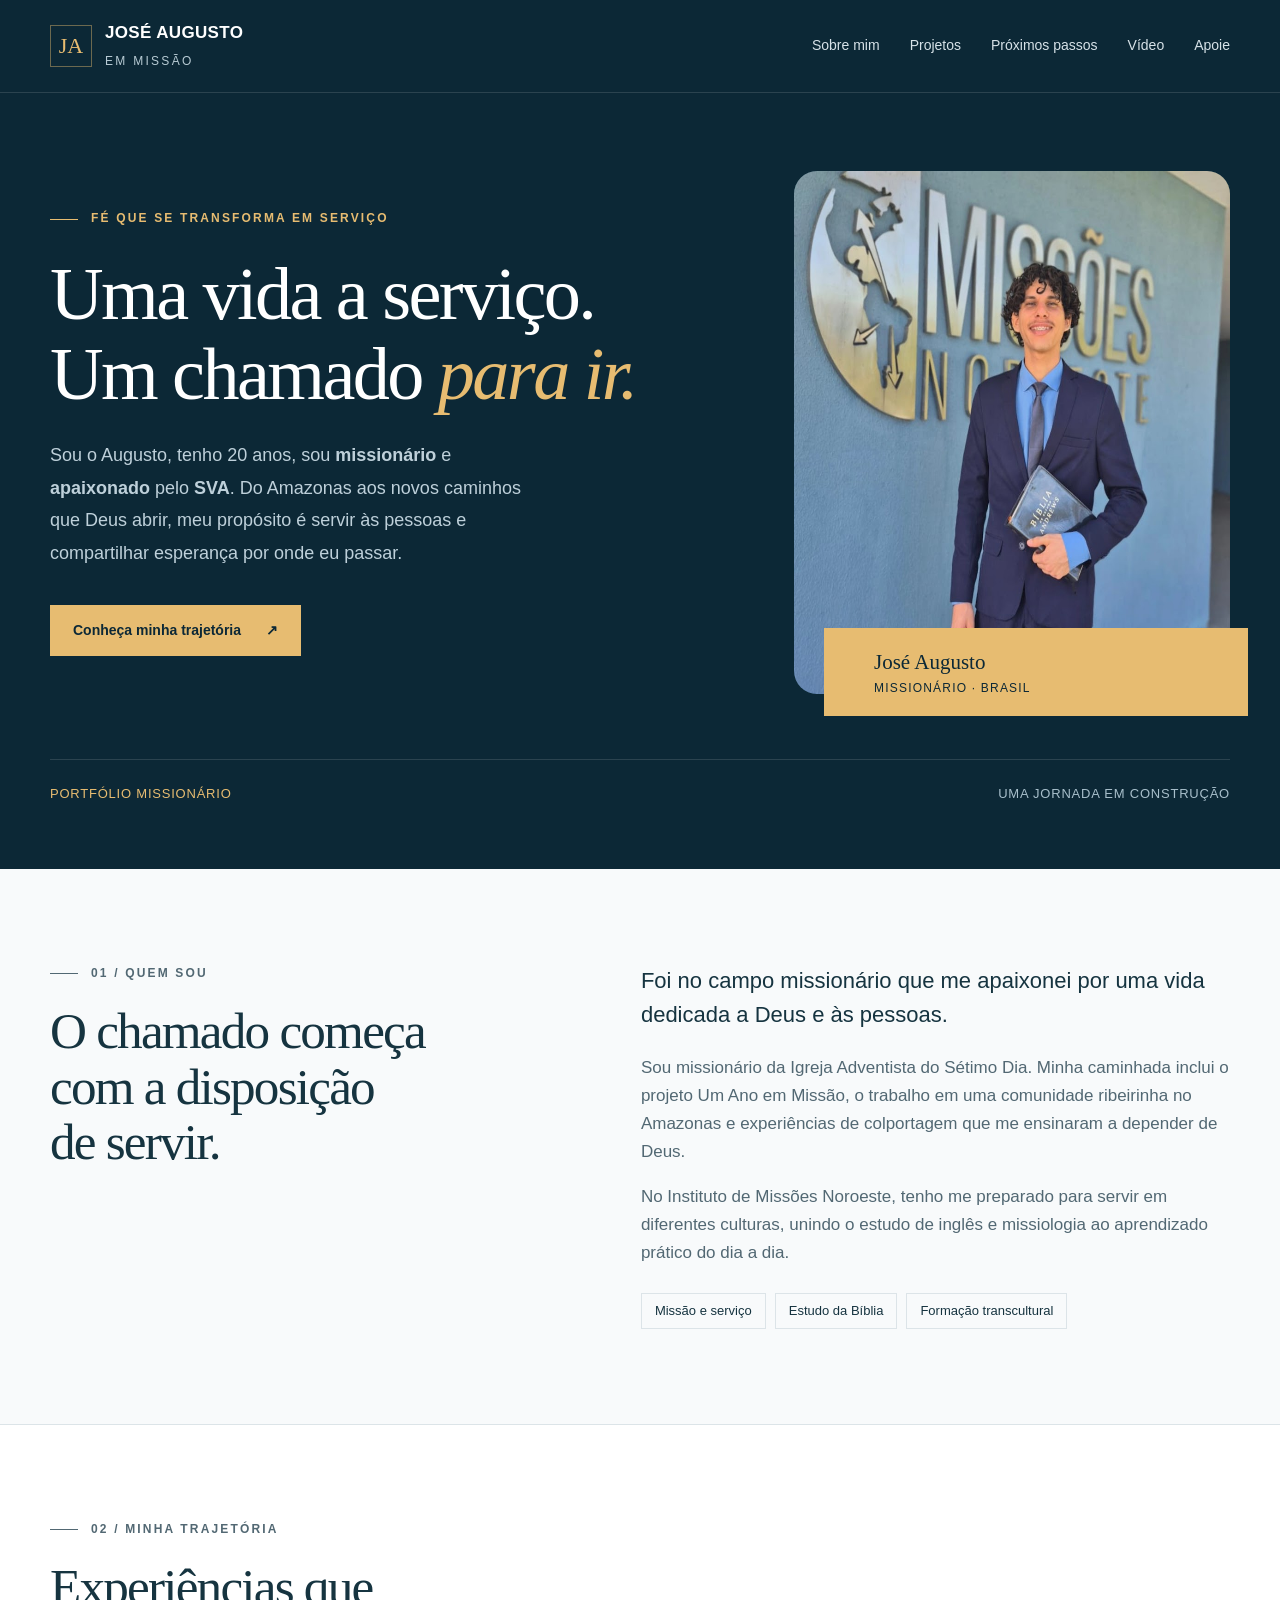
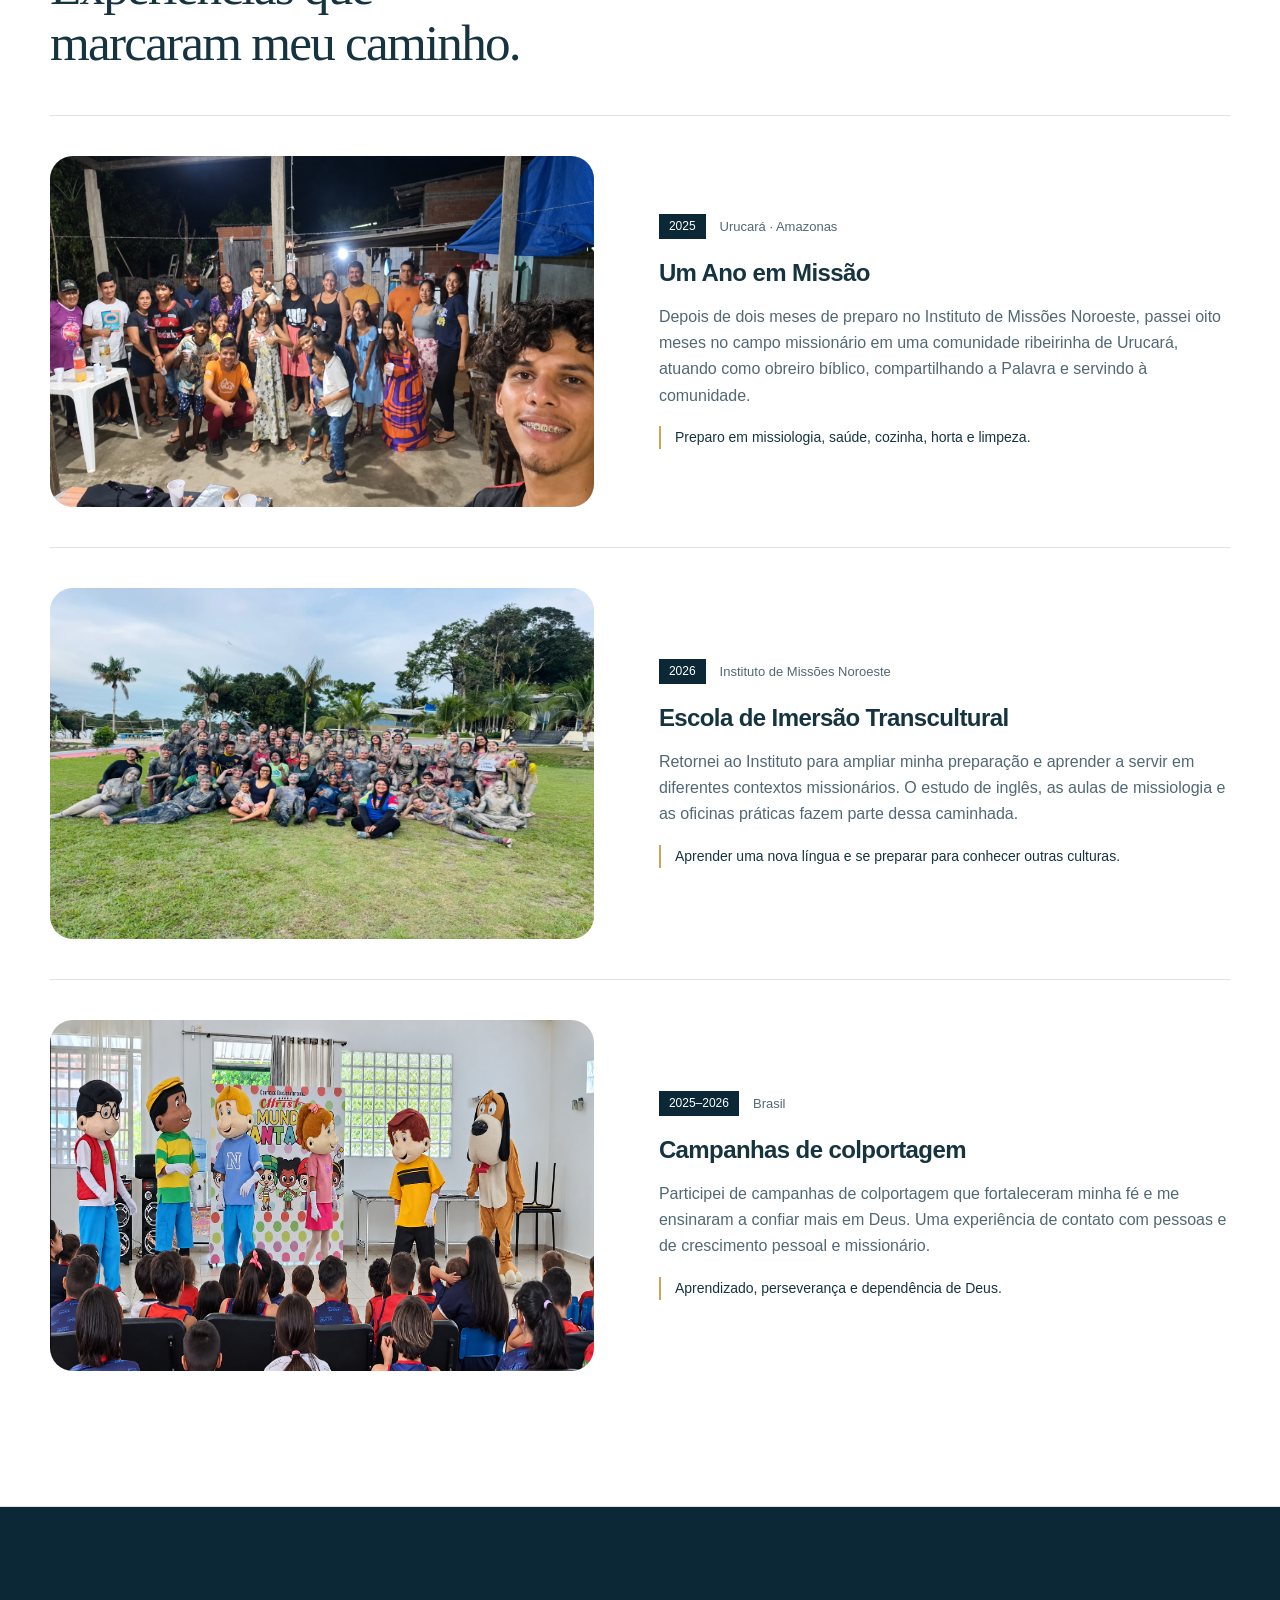
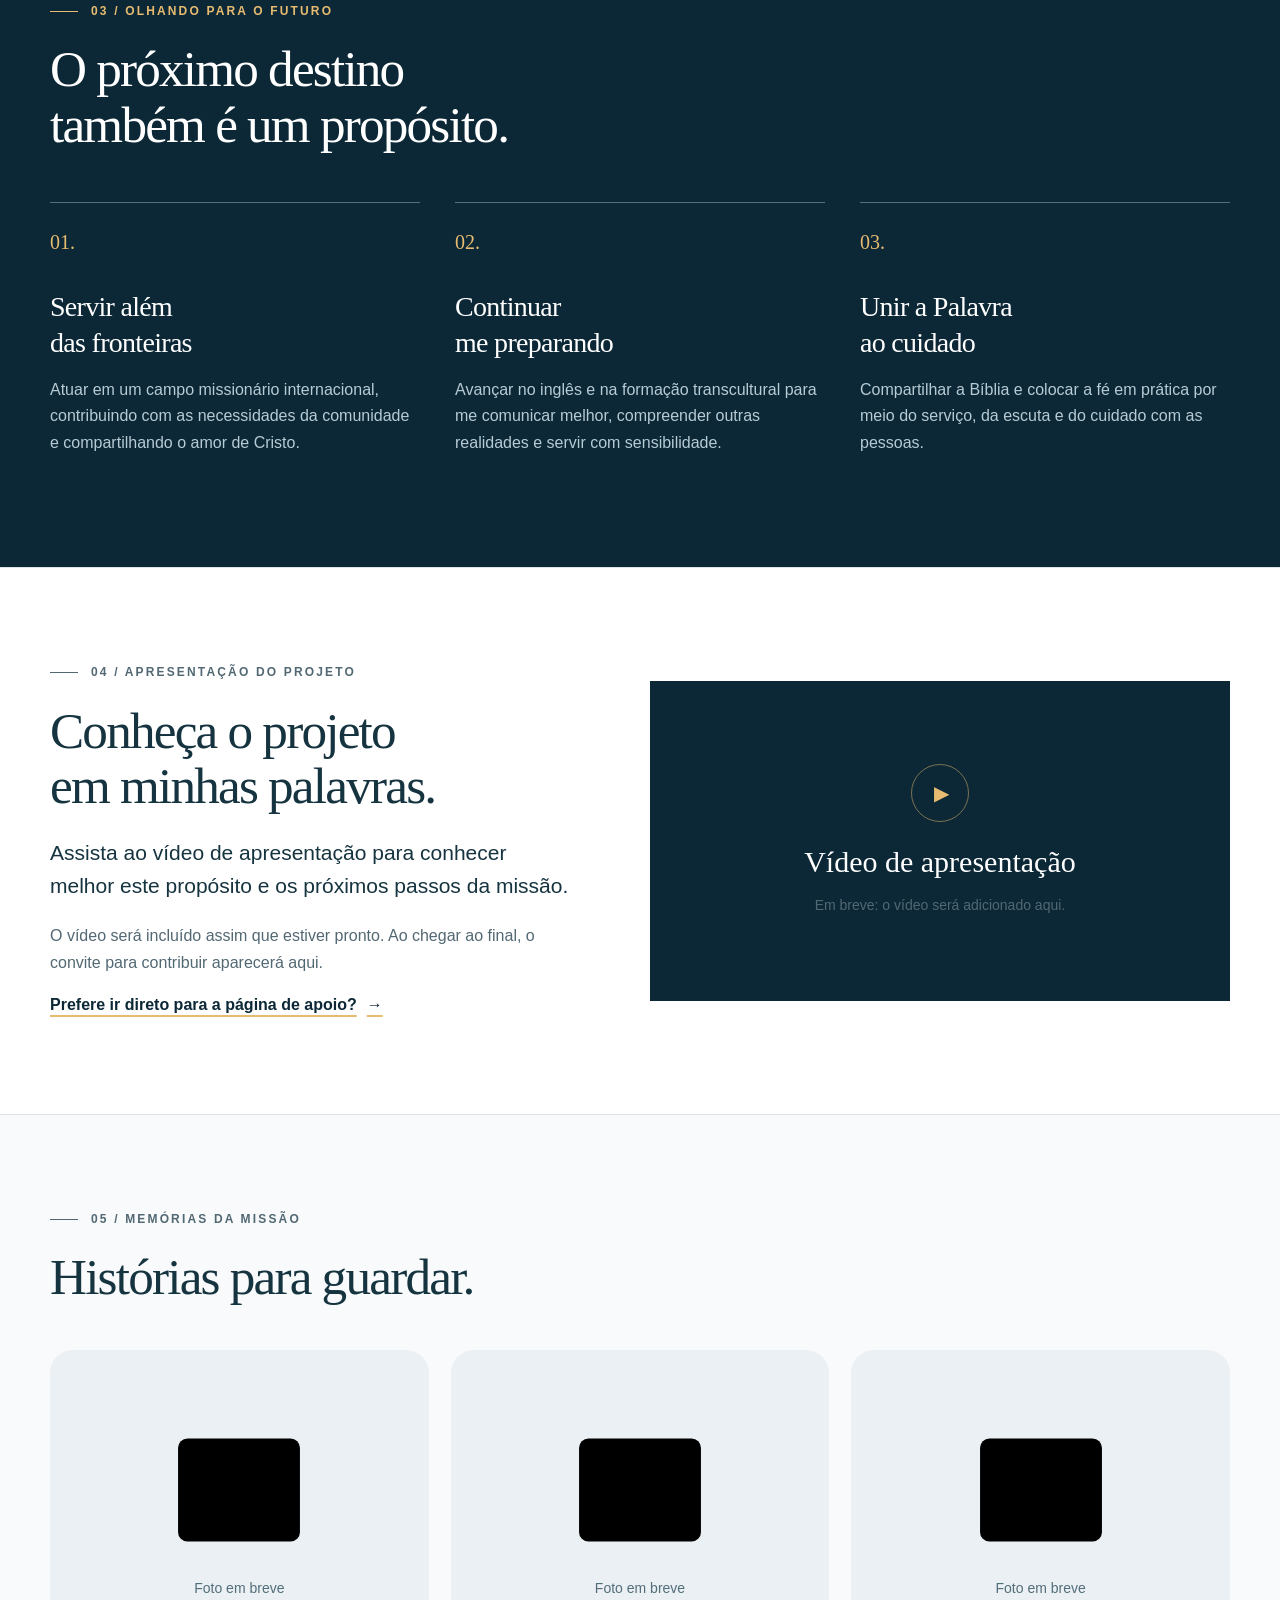
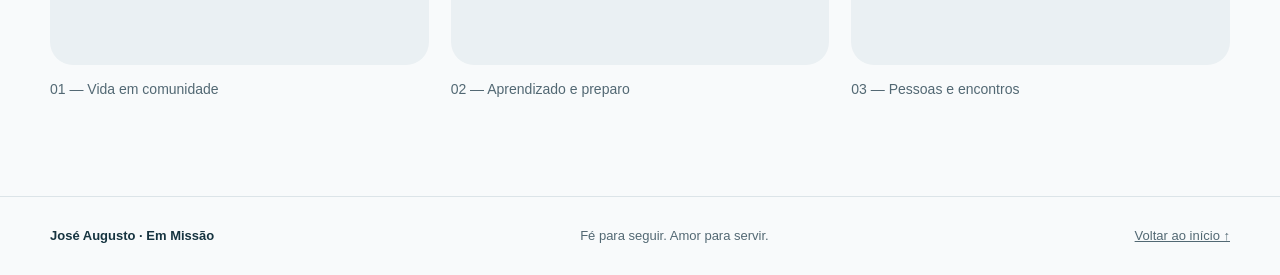
<file: index.html>
<!doctype html>
<html lang="pt-BR">
  <head>
    <meta charset="UTF-8" />
    <meta name="viewport" content="width=device-width, initial-scale=1" />
    <title>José Augusto — Em Missão</title>
    <meta
      name="description"
      content="Conheça a trajetória missionária de José Augusto, seus projetos no Amazonas, sua formação e seu sonho de servir além das fronteiras."
    />
    <link
      rel="icon"
      type="image/svg+xml"
      href="data:image/svg+xml,%3Csvg xmlns='http://www.w3.org/2000/svg' viewBox='0 0 40 40'%3E%3Crect width='40' height='40' rx='10' fill='%230c2836'/%3E%3Cpath d='M20 8v24M10 17h20' stroke='%23e7bc71' stroke-width='3'/%3E%3C/svg%3E"
    />
    <link rel="stylesheet" href="style.css" />
  </head>
  <body>
    <svg xmlns="http://www.w3.org/2000/svg" style="display: none">
      <symbol id="photo" viewBox="0 0 32 32">
        <rect x="3" y="5" width="26" height="22" rx="2" />
        <circle cx="11" cy="12" r="2.5" />
        <path d="m4 23 8-7 6 5 5-6 6 8" />
      </symbol>
    </svg>
    <header id="inicio">
      <div class="wrap nav">
        <a class="brand" href="#inicio" aria-label="José Augusto, início"
          ><span class="brand-mark">JA</span
          ><span><strong>JOSÉ AUGUSTO</strong><small>Em missão</small></span></a
        >
        <nav aria-label="Navegação principal">
          <a href="#sobre">Sobre mim</a><a href="#projetos">Projetos</a
          ><a href="#objetivos">Próximos passos</a><a href="#video">Vídeo</a
          ><a href="apoio.html">Apoie</a>
        </nav>
      </div>
    </header>
    <main>
      <div class="hero">
        <div class="wrap">
          <div class="hero-grid">
            <div>
              <div class="eyebrow">Fé que se transforma em serviço</div>
              <h1>Uma vida a serviço.<br />Um chamado <em>para ir.</em></h1>
              <p class="intro">
                Sou o Augusto, tenho 20 anos, sou <strong>missionário</strong> e <strong>apaixonado</strong> pelo <strong>SVA</strong>. Do Amazonas aos novos caminhos que Deus abrir, meu propósito é servir às pessoas e compartilhar esperança por onde eu passar.
              </p>
              <a class="button" href="#projetos"
                >Conheça minha trajetória <span aria-hidden="true">↗</span></a
              >
            </div>
            <div class="portrait-frame">
              <div class="placeholder portrait">
                <img
                  src="img/Foto my.jpg"
                  alt="José Augusto"
                />
              </div>
              <div class="portrait-label">
                <strong>José Augusto</strong><small>Missionário · Brasil</small>
              </div>
            </div>
          </div>
          <div class="hero-foot">
            <span>PORTFÓLIO MISSIONÁRIO</span
            ><span>UMA JORNADA EM CONSTRUÇÃO</span>
          </div>
        </div>
      </div>
      <section id="sobre">
        <div class="wrap about">
          <div>
            <div class="eyebrow">01 / Quem sou</div>
            <h2>O chamado começa<br />com a disposição<br />de servir.</h2>
          </div>
          <div>
            <p class="lead">
              Foi no campo missionário que me apaixonei por uma vida dedicada a
              Deus e às pessoas.
            </p>
            <p>
              Sou missionário da Igreja Adventista do Sétimo Dia. Minha
              caminhada inclui o projeto Um Ano em Missão, o trabalho em uma
              comunidade ribeirinha no Amazonas e experiências de colportagem
              que me ensinaram a depender de Deus.
            </p>
            <p>
              No Instituto de Missões Noroeste, tenho me preparado para servir
              em diferentes culturas, unindo o estudo de inglês e missiologia ao
              aprendizado prático do dia a dia.
            </p>
            <div class="tags">
              <span class="tag">Missão e serviço</span
              ><span class="tag">Estudo da Bíblia</span
              ><span class="tag">Formação transcultural</span>
            </div>
          </div>
        </div>
      </section>
      <section class="projects" id="projetos">
        <div class="wrap">
          <div class="section-head">
            <div>
              <div class="eyebrow">02 / Minha trajetória</div>
              <h2>Experiências que<br />marcaram meu caminho.</h2>
            </div>
          </div>
          <article class="project">
            <div class="placeholder">
              <img src="img/Urucará.png" alt="Missão em Urucará" />
            </div>
            <div>
              <div class="meta">
                <span class="year">2025</span><span>Urucará · Amazonas</span>
              </div>
              <h3>Um Ano em Missão</h3>
              <p>
                Depois de dois meses de preparo no Instituto de Missões
                Noroeste, passei oito meses no campo missionário em uma
                comunidade ribeirinha de Urucará, atuando como obreiro bíblico,
                compartilhando a Palavra e servindo à comunidade.
              </p>
              <div class="detail">
                Preparo em missiologia, saúde, cozinha, horta e limpeza.
              </div>
            </div>
          </article>
          <article class="project">
            <div class="placeholder">
              <img src="img/imersao.jpg" alt="Formação no Instituto" />
            </div>
            <div>
              <div class="meta">
                <span class="year">2026</span
                ><span>Instituto de Missões Noroeste</span>
              </div>
              <h3>Escola de Imersão Transcultural</h3>
              <p>
                Retornei ao Instituto para ampliar minha preparação e aprender a
                servir em diferentes contextos missionários. O estudo de inglês,
                as aulas de missiologia e as oficinas práticas fazem parte dessa
                caminhada.
              </p>
              <div class="detail">
                Aprender uma nova língua e se preparar para conhecer outras
                culturas.
              </div>
            </div>
          </article>
          <article class="project">
            <div class="placeholder">
              <img src="img/colportagem-melhorada.png" alt="Campanhas de colportagem" />
            </div>
            <div>
              <div class="meta">
                <span class="year">2025–2026</span><span>Brasil</span>
              </div>
              <h3>Campanhas de colportagem</h3>
              <p>
                Participei de campanhas de colportagem que fortaleceram minha fé
                e me ensinaram a confiar mais em Deus. Uma experiência de
                contato com pessoas e de crescimento pessoal e missionário.
              </p>
              <div class="detail">
                Aprendizado, perseverança e dependência de Deus.
              </div>
            </div>
          </article>
        </div>
      </section>
      <section class="goals" id="objetivos">
        <div class="wrap">
          <div class="section-head">
            <div>
              <div class="eyebrow">03 / Olhando para o futuro</div>
              <h2>O próximo destino<br />também é um propósito.</h2>
            </div>
          </div>
          <div class="goal-grid">
            <article class="goal">
              <span class="number">01.</span>
              <h3>Servir além<br />das fronteiras</h3>
              <p>
                Atuar em um campo missionário internacional, contribuindo com as
                necessidades da comunidade e compartilhando o amor de Cristo.
              </p>
            </article>
            <article class="goal">
              <span class="number">02.</span>
              <h3>Continuar<br />me preparando</h3>
              <p>
                Avançar no inglês e na formação transcultural para me comunicar
                melhor, compreender outras realidades e servir com
                sensibilidade.
              </p>
            </article>
            <article class="goal">
              <span class="number">03.</span>
              <h3>Unir a Palavra<br />ao cuidado</h3>
              <p>
                Compartilhar a Bíblia e colocar a fé em prática por meio do
                serviço, da escuta e do cuidado com as pessoas.
              </p>
            </article>
          </div>
          </div>
      </section>
      <section class="video-section" id="video" aria-labelledby="video-title">
        <div class="wrap video-layout">
          <div>
            <div class="eyebrow">04 / Apresentação do projeto</div>
            <h2 id="video-title">Conheça o projeto<br />em minhas palavras.</h2>
            <p class="lead">
              Assista ao vídeo de apresentação para conhecer melhor este
              propósito e os próximos passos da missão.
            </p>
            <p>
              O vídeo será incluído assim que estiver pronto. Ao chegar ao
              final, o convite para contribuir aparecerá aqui.
            </p>
            <a class="text-link" href="apoio.html">Prefere ir direto para a página de apoio? <span aria-hidden="true">→</span></a>
          </div>
          <div class="video-card">
            <!-- Adicione aqui o arquivo ou a URL do vídeo quando ela estiver disponível. -->
            <video
              id="video-apresentacao"
              class="presentation-video"
              controls
              preload="metadata"
              aria-describedby="video-status"
              data-src=""
            >
              Seu navegador não oferece suporte à reprodução de vídeo.
            </video>
            <div class="video-placeholder" id="video-placeholder">
              <span aria-hidden="true">▶</span>
              <strong>Vídeo de apresentação</strong>
              <p id="video-status">Em breve: o vídeo será adicionado aqui.</p>
            </div>
            <a class="button video-contribute" id="video-contribute" href="apoio.html" hidden>
              Eu quero contribuir <span aria-hidden="true">↗</span>
            </a>
          </div>
        </div>
      </section>
      <section id="registros">
        <div class="wrap">
          <div class="section-head">
            <div>
              <div class="eyebrow">05 / Memórias da missão</div>
              <h2>Histórias para guardar.</h2>
            </div>
          </div>
          <div class="gallery-grid">
            <figure>
              <div class="placeholder">
                <svg aria-hidden="true"><use href="#photo" /></svg>
                <span>Foto em breve</span>
              </div>
              <figcaption>01 — Vida em comunidade</figcaption>
            </figure>
            <figure>
              <div class="placeholder">
                <svg aria-hidden="true"><use href="#photo" /></svg>
                <span>Foto em breve</span>
              </div>
              <figcaption>02 — Aprendizado e preparo</figcaption>
            </figure>
            <figure>
              <div class="placeholder">
                <svg aria-hidden="true"><use href="#photo" /></svg><span>Foto em breve</span>
              </div>
              <figcaption>03 — Pessoas e encontros</figcaption>
            </figure>
          </div>
        </div>
      </section>
    </main>
    <footer>
      <div class="wrap footer">
        <strong>José Augusto · Em Missão</strong
        ><span>Fé para seguir. Amor para servir.</span
        ><a href="#inicio">Voltar ao início ↑</a>
      </div>
    </footer>
    <script>
      (() => {
        const video = document.getElementById("video-apresentacao");
        const contribute = document.getElementById("video-contribute");
        const placeholder = document.getElementById("video-placeholder");
        if (!(video instanceof HTMLVideoElement) || !(contribute instanceof HTMLAnchorElement)) return;

        if (video.dataset.src) {
          video.src = video.dataset.src;
          video.style.display = "block";
          if (placeholder) placeholder.hidden = true;
        }

        video.addEventListener("ended", () => {
          contribute.hidden = false;
          contribute.focus();
        });
      })();
    </script>
  </body>
</html>
</file>
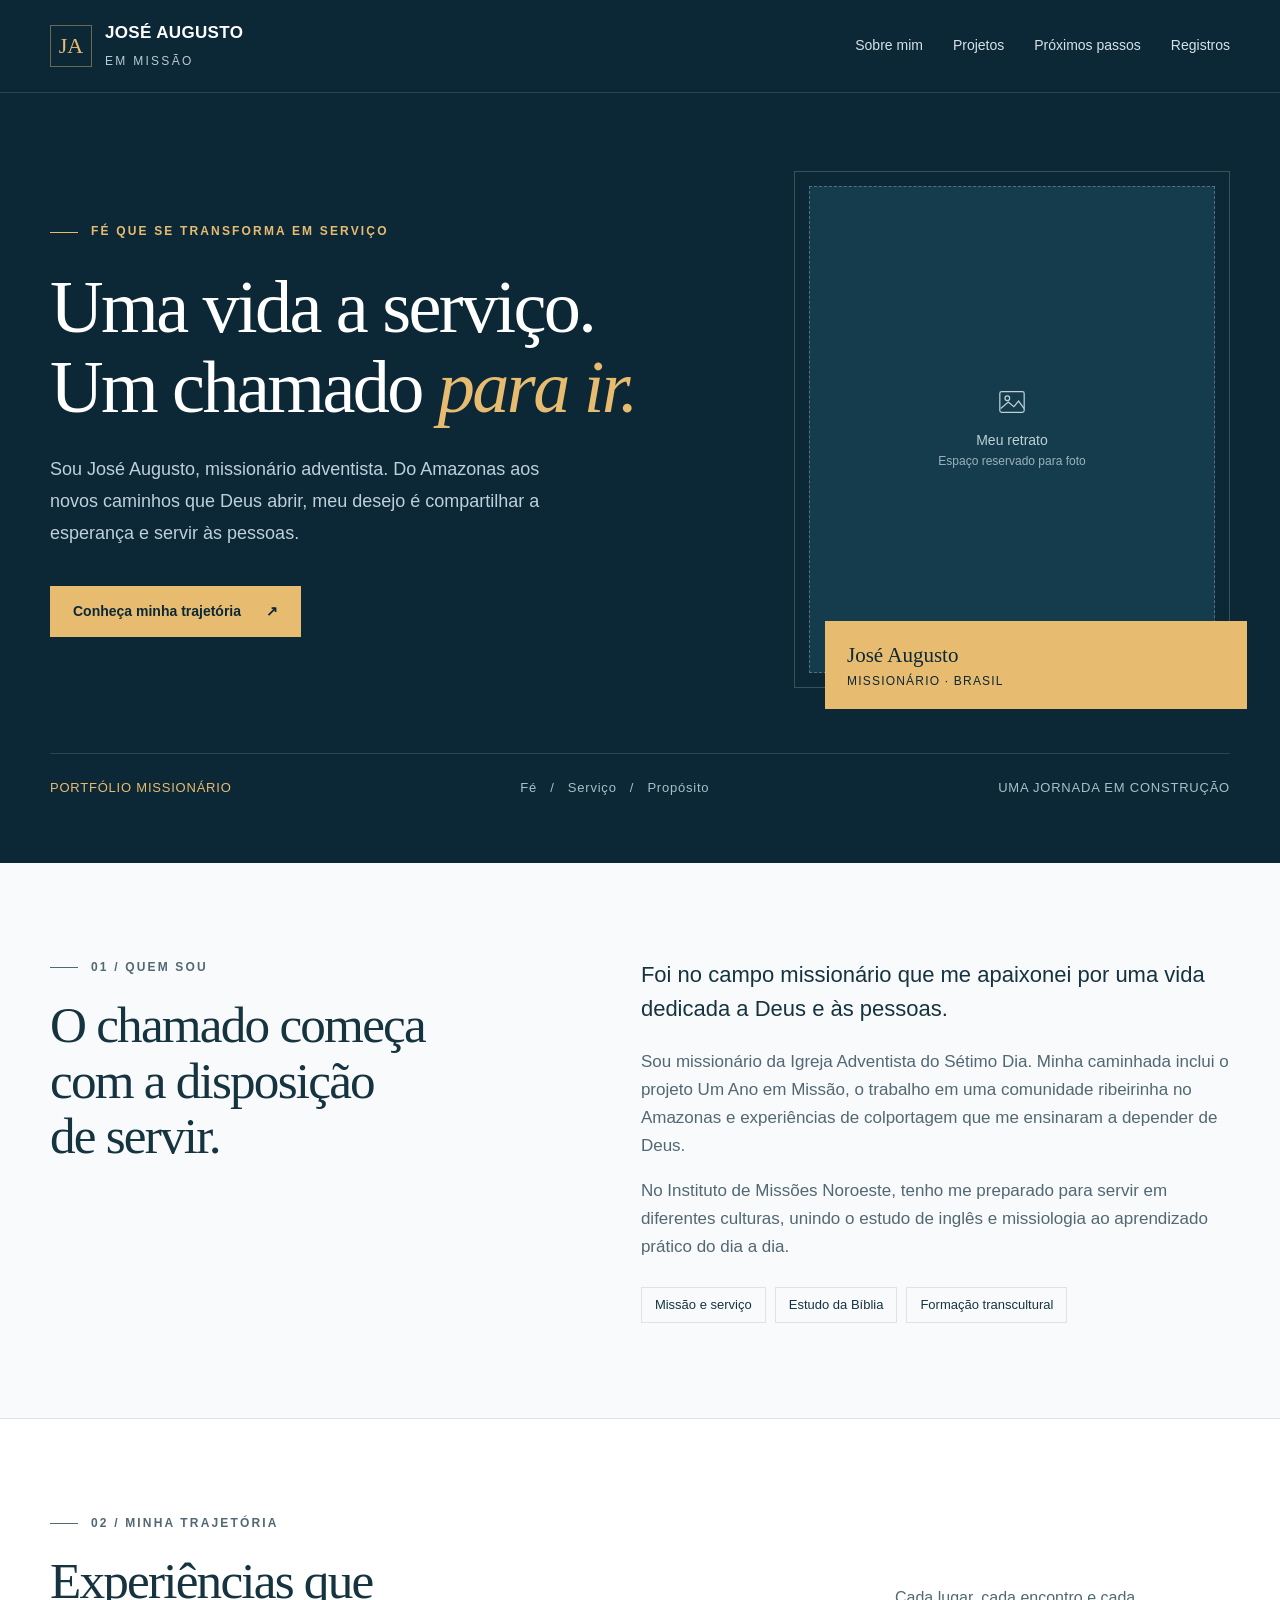
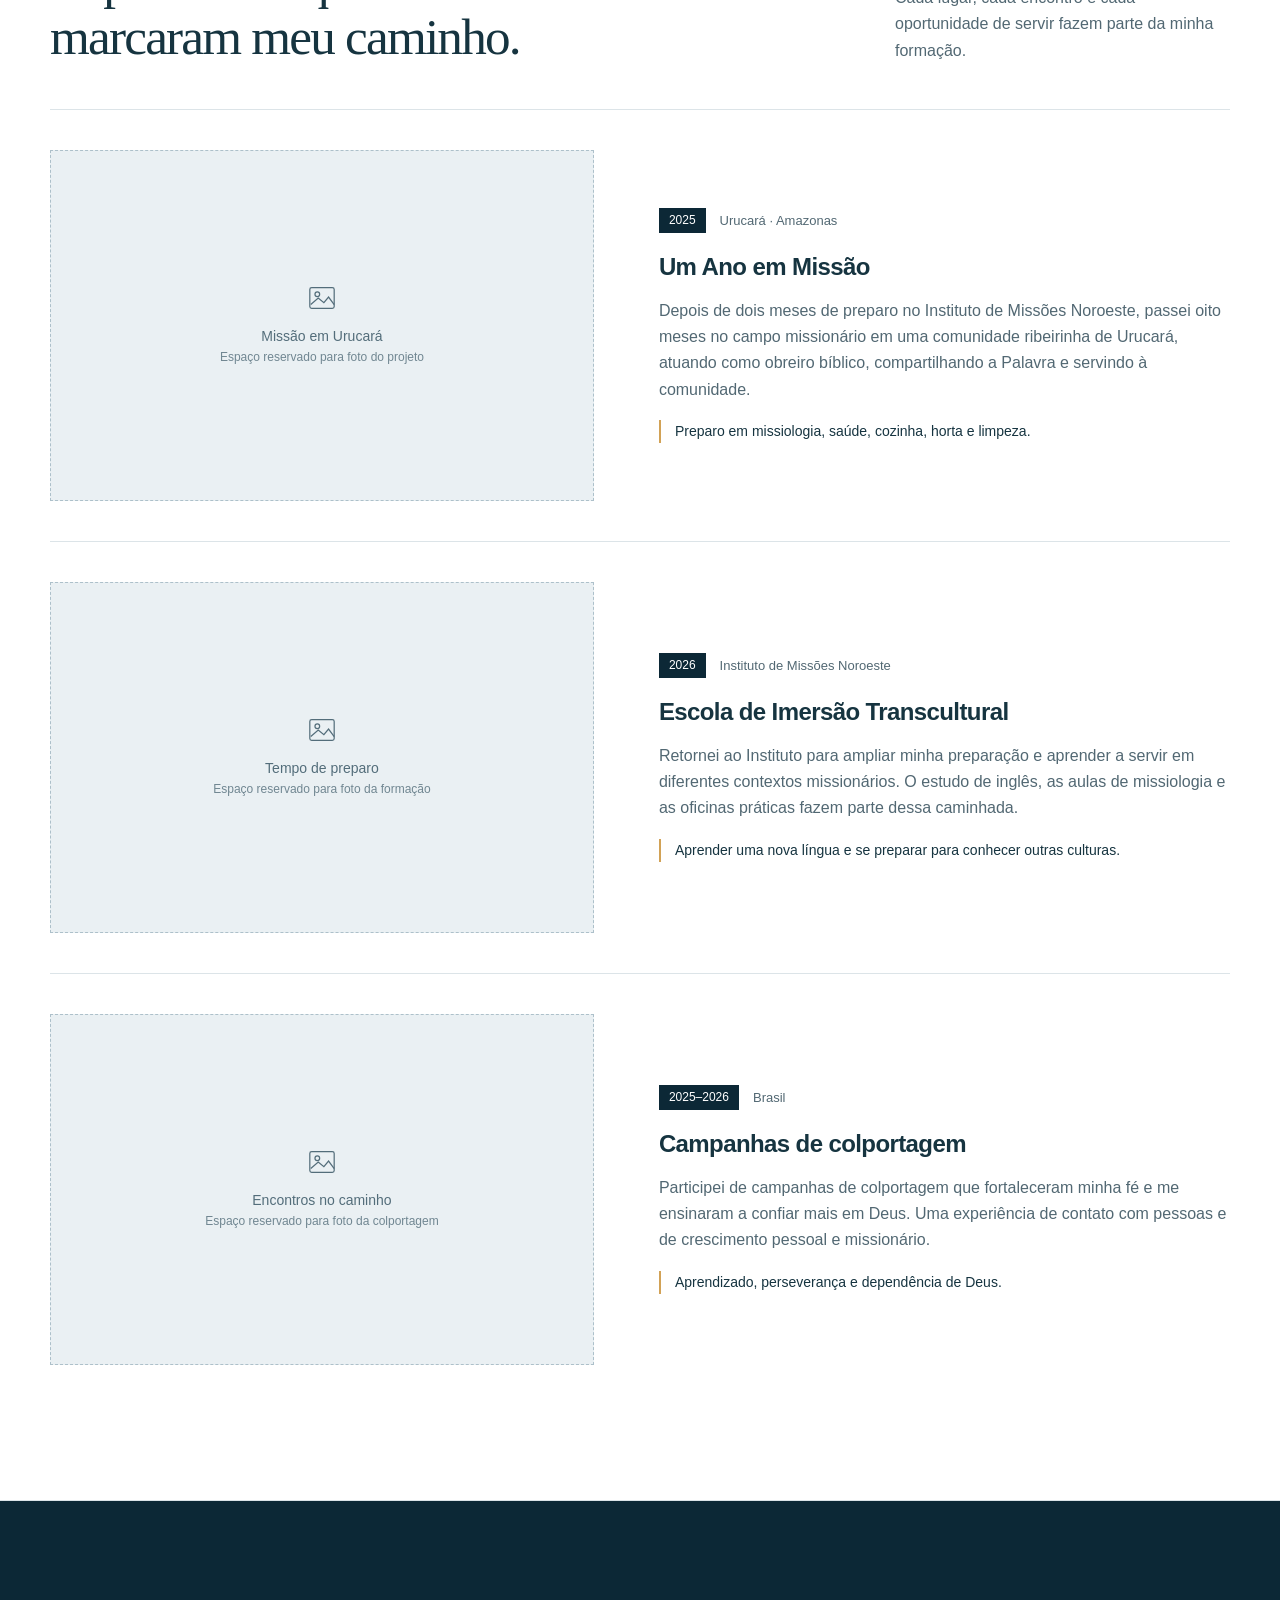
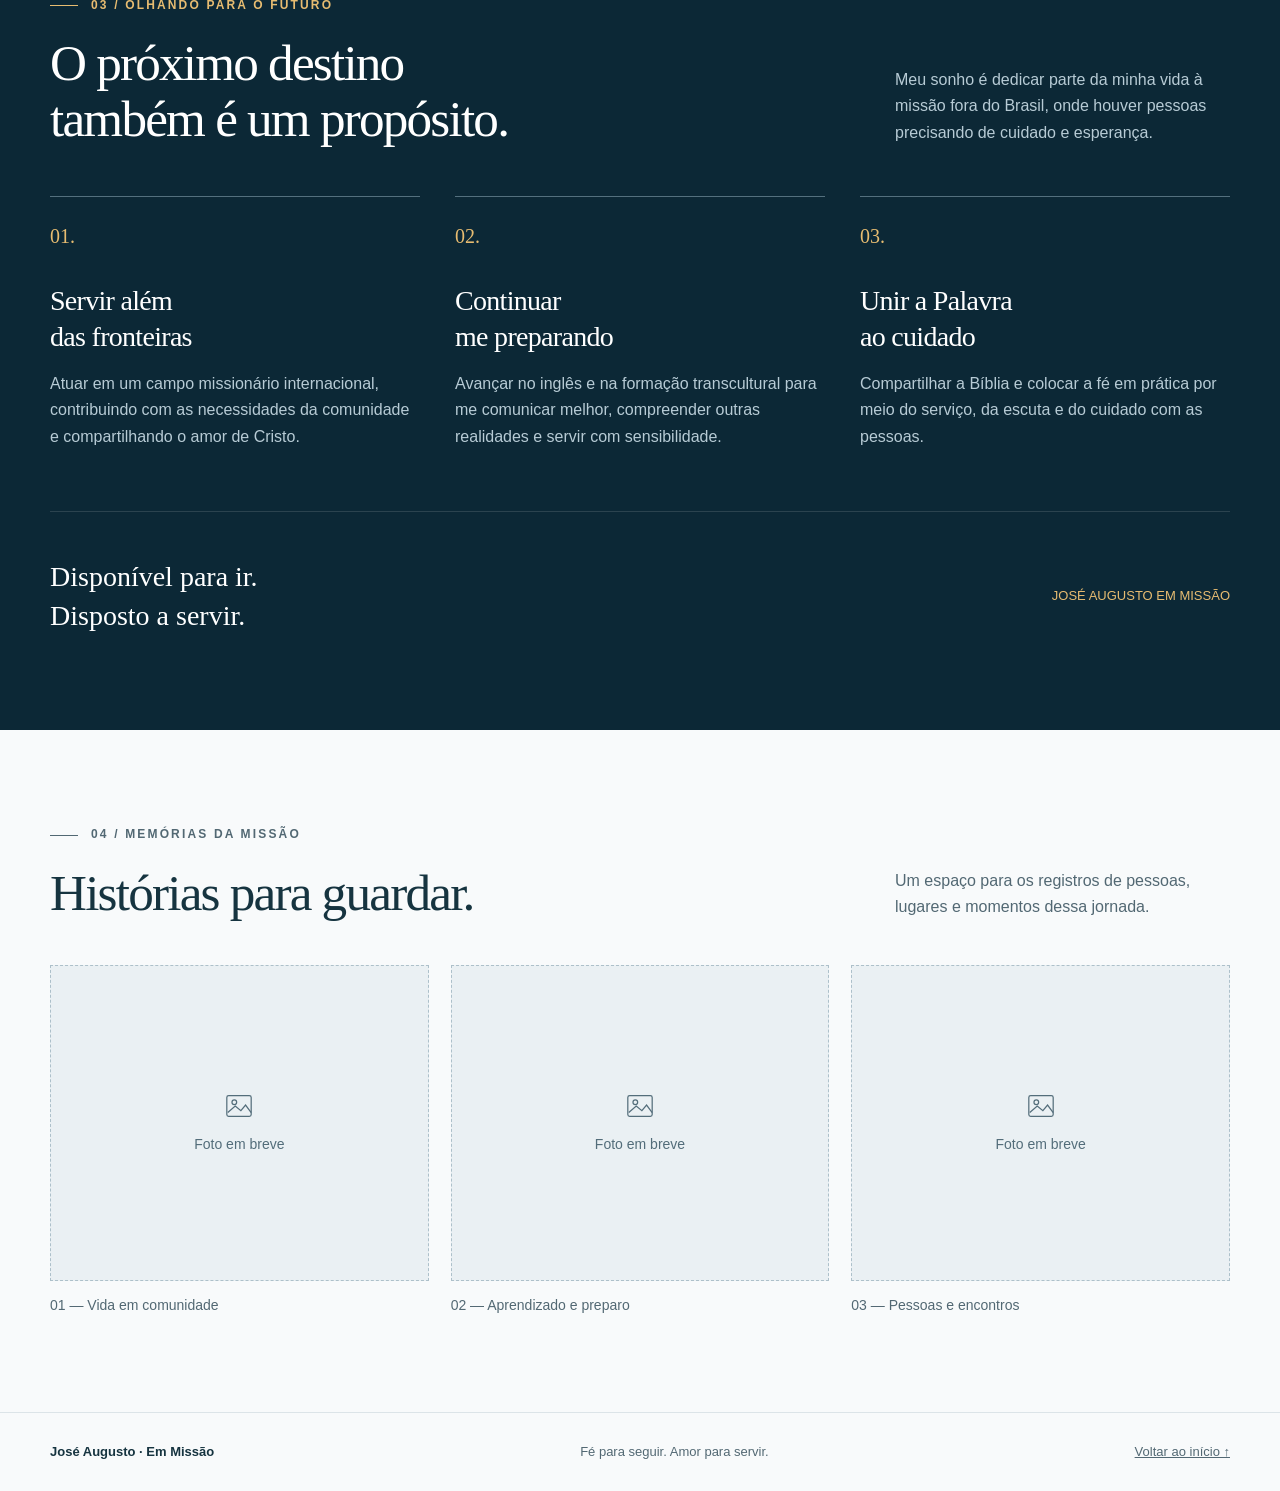
<file: dist/index.html>
<!doctype html>
<html lang="pt-BR">
  <head>
    <meta charset="UTF-8" />
    <meta name="viewport" content="width=device-width, initial-scale=1" />
    <title>José Augusto — Em Missão</title>
    <meta
      name="description"
      content="Conheça a trajetória missionária de José Augusto, seus projetos no Amazonas, sua formação e seu sonho de servir além das fronteiras."
    />
    <link
      rel="icon"
      type="image/svg+xml"
      href="data:image/svg+xml,%3Csvg xmlns='http://www.w3.org/2000/svg' viewBox='0 0 40 40'%3E%3Crect width='40' height='40' rx='10' fill='%230c2836'/%3E%3Cpath d='M20 8v24M10 17h20' stroke='%23e7bc71' stroke-width='3'/%3E%3C/svg%3E"
    />
    <style>
      :root {
        --navy: #0c2836;
        --navy2: #153c4c;
        --gold: #e7bc71;
        --ink: #163440;
        --muted: #526873;
        --paper: #f8fafb;
        --line: #dce4e8;
      }
      * {
        box-sizing: border-box;
      }
      html {
        scroll-behavior: smooth;
        scroll-padding-top: 90px;
      }
      body {
        margin: 0;
        color: var(--ink);
        background: var(--paper);
        font-family: Arial, Helvetica, sans-serif;
        line-height: 1.65;
      }
      a {
        color: inherit;
      }
      a:focus-visible {
        outline: 3px solid var(--gold);
        outline-offset: 6px;
      }
      header {
        background: var(--navy);
        color: #fff;
        border-bottom: 1px solid #ffffff20;
      }
      .wrap {
        max-width: 1180px;
        width: calc(100% - 80px);
        margin: auto;
      }
      .nav {
        display: flex;
        align-items: center;
        justify-content: space-between;
        gap: 24px;
        min-height: 92px;
      }
      .brand {
        text-decoration: none;
        display: flex;
        align-items: center;
        gap: 13px;
      }
      .brand-mark {
        width: 42px;
        height: 42px;
        border: 1px solid #e7bc7170;
        display: grid;
        place-items: center;
        color: var(--gold);
        font-family: Georgia, serif;
        font-size: 22px;
      }
      .brand strong {
        display: block;
        font-size: 17px;
        letter-spacing: 0.02em;
      }
      .brand small {
        font-size: 12px;
        letter-spacing: 0.19em;
        color: #b8cbd4;
        text-transform: uppercase;
      }
      nav {
        display: flex;
        gap: 30px;
      }
      nav a {
        font-size: 14px;
        text-decoration: none;
        color: #d7e2e8;
      }
      nav a:hover {
        color: var(--gold);
      }
      .hero {
        background: var(--navy);
        color: white;
        padding: 78px 0 64px;
      }
      .hero-grid {
        display: grid;
        grid-template-columns: 1.2fr 0.8fr;
        align-items: center;
        gap: 90px;
      }
      .eyebrow {
        font-size: 12px;
        letter-spacing: 0.18em;
        font-weight: 700;
        text-transform: uppercase;
        color: var(--muted);
        display: flex;
        align-items: center;
        gap: 13px;
      }
      .eyebrow:before {
        content: "";
        display: block;
        width: 28px;
        height: 1px;
        background: currentColor;
      }
      .hero .eyebrow {
        color: var(--gold);
      }
      h1,
      h2,
      h3,
      p {
        margin-top: 0;
      }
      h1,
      h2 {
        font-family: Georgia, "Times New Roman", serif;
        font-weight: 400;
        line-height: 1.08;
        letter-spacing: -0.035em;
      }
      h1 {
        font-size: clamp(48px, 5.8vw, 78px);
        margin: 25px 0;
      }
      h1 em {
        color: var(--gold);
        font-weight: 400;
      }
      h2 {
        font-size: clamp(36px, 4vw, 52px);
        margin: 20px 0 24px;
      }
      h3 {
        font-size: 24px;
        line-height: 1.3;
        letter-spacing: -0.025em;
        margin-bottom: 15px;
      }
      .intro {
        font-size: 18px;
        color: #bed0da;
        max-width: 490px;
        line-height: 1.8;
      }
      .button {
        display: inline-flex;
        align-items: center;
        gap: 25px;
        background: var(--gold);
        color: var(--navy);
        padding: 14px 23px;
        text-decoration: none;
        font-size: 14px;
        font-weight: bold;
        margin-top: 18px;
      }
      .button:hover {
        background: #f3ce90;
      }
      .portrait-frame {
        position: relative;
        padding: 14px;
        border: 1px solid #ffffff30;
      }
      .placeholder {
        display: flex;
        align-items: center;
        justify-content: center;
        flex-direction: column;
        text-align: center;
        gap: 12px;
        background: #eaf0f3;
        color: #536d7a;
        border: 1px dashed #adc0ca;
        min-height: 230px;
        padding: 24px;
      }
      .placeholder svg {
        width: 30px;
        height: 30px;
        stroke: currentColor;
        fill: none;
        stroke-width: 1.3;
      }
      .placeholder span {
        font-size: 14px;
      }
      .placeholder small {
        display: block;
        font-size: 12px;
        color: inherit;
        opacity: 0.8;
      }
      .portrait {
        aspect-ratio: 4/4.8;
        background: var(--navy2);
        border-color: #527280;
        color: #bfd0d8;
      }
      .portrait-label {
        position: absolute;
        bottom: -22px;
        left: 30px;
        right: -18px;
        background: var(--gold);
        padding: 17px 22px;
        color: var(--navy);
      }
      .portrait-label strong {
        font-family: Georgia, serif;
        font-size: 21px;
        font-weight: 400;
      }
      .portrait-label small {
        display: block;
        font-size: 12px;
        letter-spacing: 0.1em;
        text-transform: uppercase;
      }
      .hero-foot {
        margin-top: 65px;
        border-top: 1px solid #ffffff20;
        padding-top: 23px;
        display: flex;
        gap: 30px;
        justify-content: space-between;
        color: #a8bfcb;
        font-size: 13px;
        letter-spacing: 0.06em;
      }
      .hero-foot span:first-child {
        color: var(--gold);
      }
      section {
        padding: 95px 0;
      }
      .about {
        display: grid;
        grid-template-columns: 1fr 1.2fr;
        gap: 100px;
      }
      .about p {
        color: var(--muted);
        font-size: 17px;
      }
      .about .lead {
        font-size: 22px;
        color: var(--ink);
        line-height: 1.55;
      }
      .tags {
        display: flex;
        flex-wrap: wrap;
        gap: 9px;
        margin-top: 26px;
      }
      .tag {
        border: 1px solid var(--line);
        padding: 6px 13px;
        font-size: 13px;
      }
      .projects {
        background: #fff;
        border-block: 1px solid var(--line);
      }
      .section-head {
        display: flex;
        justify-content: space-between;
        align-items: end;
        gap: 30px;
        margin-bottom: 45px;
      }
      .section-head h2 {
        margin-bottom: 0;
      }
      .section-head > p {
        font-size: 16px;
        max-width: 335px;
        color: var(--muted);
        margin: 0;
      }
      .project {
        display: grid;
        grid-template-columns: 1fr 1.05fr;
        gap: 65px;
        padding: 40px 0;
        border-top: 1px solid var(--line);
        align-items: center;
      }
      .project .placeholder {
        aspect-ratio: 1.55;
      }
      .meta {
        display: flex;
        align-items: center;
        gap: 14px;
        font-size: 13px;
        color: var(--muted);
        margin-bottom: 18px;
      }
      .year {
        background: var(--navy);
        color: white;
        padding: 3px 10px;
        font-size: 12px;
      }
      .project p {
        color: var(--muted);
        margin-bottom: 17px;
      }
      .detail {
        font-size: 14px;
        color: var(--ink);
        border-left: 2px solid #d2a256;
        padding-left: 14px;
      }
      .goals {
        background: var(--navy);
        color: white;
      }
      .goals .eyebrow {
        color: var(--gold);
      }
      .goals .section-head > p {
        color: #b7cbd5;
      }
      .goal-grid {
        display: grid;
        grid-template-columns: repeat(3, 1fr);
        gap: 35px;
        margin-top: 50px;
      }
      .goal {
        border-top: 1px solid #54707e;
        padding-top: 23px;
      }
      .number {
        font-family: Georgia, serif;
        color: var(--gold);
        font-size: 20px;
        display: block;
        margin-bottom: 30px;
      }
      .goal h3 {
        font-family: Georgia, serif;
        font-weight: 400;
        font-size: 28px;
      }
      .goal p {
        color: #b7cbd5;
        font-size: 16px;
      }
      .closing {
        padding-top: 45px;
        margin-top: 45px;
        border-top: 1px solid #ffffff20;
        display: flex;
        justify-content: space-between;
        gap: 30px;
        align-items: center;
      }
      .closing p {
        font-family: Georgia, serif;
        font-size: 28px;
        line-height: 1.4;
        margin: 0;
      }
      .closing span {
        font-size: 13px;
        color: var(--gold);
        white-space: nowrap;
      }
      .gallery-grid {
        display: grid;
        grid-template-columns: 1fr 1fr 1fr;
        gap: 22px;
      }
      .gallery-grid figure {
        margin: 0;
      }
      .gallery-grid .placeholder {
        aspect-ratio: 1.2;
        min-height: 0;
      }
      .gallery-grid figcaption {
        font-size: 14px;
        margin-top: 13px;
        color: var(--muted);
      }
      footer {
        border-top: 1px solid var(--line);
        padding: 28px 0;
      }
      .footer {
        display: flex;
        justify-content: space-between;
        gap: 20px;
        font-size: 13px;
        color: var(--muted);
      }
      .footer strong {
        color: var(--ink);
      }
      @media (max-width: 850px) {
        .wrap {
          width: calc(100% - 40px);
        }
        .nav {
          flex-wrap: wrap;
          padding: 19px 0;
          gap: 15px;
        }
        nav {
          gap: 20px;
          flex-wrap: wrap;
        }
        .hero-grid {
          gap: 35px;
          grid-template-columns: 1.15fr 0.85fr;
        }
        .hero {
          padding-top: 55px;
        }
        h1 {
          font-size: 52px;
        }
        .portrait-label {
          right: 0;
          left: 0;
        }
        .about {
          gap: 40px;
        }
        .project {
          gap: 35px;
        }
        .goal-grid {
          gap: 24px;
        }
        .hero-foot {
          gap: 14px;
          flex-wrap: wrap;
        }
      }
      @media (max-width: 600px) {
        .wrap {
          width: calc(100% - 40px);
        }
        .nav {
          align-items: start;
        }
        .brand strong {
          font-size: 16px;
        }
        nav {
          gap: 21px;
          width: 100%;
          padding-top: 12px;
          border-top: 1px solid #ffffff20;
        }
        nav a {
          font-size: 13px;
        }
        .hero-grid,
        .about,
        .project,
        .goal-grid {
          grid-template-columns: 1fr;
        }
        .hero-grid {
          gap: 45px;
        }
        h1 {
          font-size: 54px;
        }
        .hero {
          padding: 45px 0 30px;
        }
        .intro {
          font-size: 17px;
        }
        .portrait-frame {
          width: 90%;
          max-width: 350px;
          margin: auto;
        }
        .portrait {
          aspect-ratio: 1.1;
        }
        .hero-foot {
          margin-top: 60px;
        }
        .hero-foot span:last-child {
          display: none;
        }
        section {
          padding: 65px 0;
        }
        .about {
          gap: 12px;
        }
        .section-head {
          display: block;
        }
        .section-head > p {
          margin-top: 22px;
        }
        .project {
          gap: 24px;
          padding: 30px 0;
        }
        .project .placeholder {
          min-height: 210px;
        }
        .goal-grid {
          gap: 25px;
          margin-top: 35px;
        }
        .number {
          margin-bottom: 15px;
        }
        .closing {
          align-items: start;
          flex-direction: column;
          gap: 15px;
        }
        .gallery-grid {
          grid-template-columns: 1fr;
        }
        .gallery-grid .placeholder {
          aspect-ratio: 1.5;
        }
        .footer {
          flex-direction: column;
          gap: 5px;
        }
      }
      @media (prefers-reduced-motion: reduce) {
        html {
          scroll-behavior: auto;
        }
      }
    </style>
  </head>
  <body>
    <svg xmlns="http://www.w3.org/2000/svg" style="display: none">
      <symbol id="photo" viewBox="0 0 32 32">
        <rect x="3" y="5" width="26" height="22" rx="2" />
        <circle cx="11" cy="12" r="2.5" />
        <path d="m4 23 8-7 6 5 5-6 6 8" />
      </symbol>
    </svg>
    <header id="inicio">
      <div class="wrap nav">
        <a class="brand" href="#inicio" aria-label="José Augusto, início"
          ><span class="brand-mark">JA</span
          ><span><strong>JOSÉ AUGUSTO</strong><small>Em missão</small></span></a
        >
        <nav aria-label="Navegação principal">
          <a href="#sobre">Sobre mim</a><a href="#projetos">Projetos</a
          ><a href="#objetivos">Próximos passos</a
          ><a href="#registros">Registros</a>
        </nav>
      </div>
    </header>
    <main>
      <div class="hero">
        <div class="wrap">
          <div class="hero-grid">
            <div>
              <div class="eyebrow">Fé que se transforma em serviço</div>
              <h1>Uma vida a serviço.<br />Um chamado <em>para ir.</em></h1>
              <p class="intro">
                Sou José Augusto, missionário adventista. Do Amazonas aos novos
                caminhos que Deus abrir, meu desejo é compartilhar a esperança e
                servir às pessoas.
              </p>
              <a class="button" href="#projetos"
                >Conheça minha trajetória <span aria-hidden="true">↗</span></a
              >
            </div>
            <div class="portrait-frame">
              <div class="placeholder portrait">
                <svg aria-hidden="true"><use href="#photo" /></svg
                ><span
                  >Meu retrato<small>Espaço reservado para foto</small></span
                >
              </div>
              <div class="portrait-label">
                <strong>José Augusto</strong><small>Missionário · Brasil</small>
              </div>
            </div>
          </div>
          <div class="hero-foot">
            <span>PORTFÓLIO MISSIONÁRIO</span
            ><span>Fé &nbsp; / &nbsp; Serviço &nbsp; / &nbsp; Propósito</span
            ><span>UMA JORNADA EM CONSTRUÇÃO</span>
          </div>
        </div>
      </div>
      <section id="sobre">
        <div class="wrap about">
          <div>
            <div class="eyebrow">01 / Quem sou</div>
            <h2>O chamado começa<br />com a disposição<br />de servir.</h2>
          </div>
          <div>
            <p class="lead">
              Foi no campo missionário que me apaixonei por uma vida dedicada a
              Deus e às pessoas.
            </p>
            <p>
              Sou missionário da Igreja Adventista do Sétimo Dia. Minha
              caminhada inclui o projeto Um Ano em Missão, o trabalho em uma
              comunidade ribeirinha no Amazonas e experiências de colportagem
              que me ensinaram a depender de Deus.
            </p>
            <p>
              No Instituto de Missões Noroeste, tenho me preparado para servir
              em diferentes culturas, unindo o estudo de inglês e missiologia ao
              aprendizado prático do dia a dia.
            </p>
            <div class="tags">
              <span class="tag">Missão e serviço</span
              ><span class="tag">Estudo da Bíblia</span
              ><span class="tag">Formação transcultural</span>
            </div>
          </div>
        </div>
      </section>
      <section class="projects" id="projetos">
        <div class="wrap">
          <div class="section-head">
            <div>
              <div class="eyebrow">02 / Minha trajetória</div>
              <h2>Experiências que<br />marcaram meu caminho.</h2>
            </div>
            <p>
              Cada lugar, cada encontro e cada oportunidade de servir fazem
              parte da minha formação.
            </p>
          </div>
          <article class="project">
            <div class="placeholder">
              <svg aria-hidden="true"><use href="#photo" /></svg
              ><span
                >Missão em Urucará<small
                  >Espaço reservado para foto do projeto</small
                ></span
              >
            </div>
            <div>
              <div class="meta">
                <span class="year">2025</span><span>Urucará · Amazonas</span>
              </div>
              <h3>Um Ano em Missão</h3>
              <p>
                Depois de dois meses de preparo no Instituto de Missões
                Noroeste, passei oito meses no campo missionário em uma
                comunidade ribeirinha de Urucará, atuando como obreiro bíblico,
                compartilhando a Palavra e servindo à comunidade.
              </p>
              <div class="detail">
                Preparo em missiologia, saúde, cozinha, horta e limpeza.
              </div>
            </div>
          </article>
          <article class="project">
            <div class="placeholder">
              <svg aria-hidden="true"><use href="#photo" /></svg
              ><span
                >Tempo de preparo<small
                  >Espaço reservado para foto da formação</small
                ></span
              >
            </div>
            <div>
              <div class="meta">
                <span class="year">2026</span
                ><span>Instituto de Missões Noroeste</span>
              </div>
              <h3>Escola de Imersão Transcultural</h3>
              <p>
                Retornei ao Instituto para ampliar minha preparação e aprender a
                servir em diferentes contextos missionários. O estudo de inglês,
                as aulas de missiologia e as oficinas práticas fazem parte dessa
                caminhada.
              </p>
              <div class="detail">
                Aprender uma nova língua e se preparar para conhecer outras
                culturas.
              </div>
            </div>
          </article>
          <article class="project">
            <div class="placeholder">
              <svg aria-hidden="true"><use href="#photo" /></svg
              ><span
                >Encontros no caminho<small
                  >Espaço reservado para foto da colportagem</small
                ></span
              >
            </div>
            <div>
              <div class="meta">
                <span class="year">2025–2026</span><span>Brasil</span>
              </div>
              <h3>Campanhas de colportagem</h3>
              <p>
                Participei de campanhas de colportagem que fortaleceram minha fé
                e me ensinaram a confiar mais em Deus. Uma experiência de
                contato com pessoas e de crescimento pessoal e missionário.
              </p>
              <div class="detail">
                Aprendizado, perseverança e dependência de Deus.
              </div>
            </div>
          </article>
        </div>
      </section>
      <section class="goals" id="objetivos">
        <div class="wrap">
          <div class="section-head">
            <div>
              <div class="eyebrow">03 / Olhando para o futuro</div>
              <h2>O próximo destino<br />também é um propósito.</h2>
            </div>
            <p>
              Meu sonho é dedicar parte da minha vida à missão fora do Brasil,
              onde houver pessoas precisando de cuidado e esperança.
            </p>
          </div>
          <div class="goal-grid">
            <article class="goal">
              <span class="number">01.</span>
              <h3>Servir além<br />das fronteiras</h3>
              <p>
                Atuar em um campo missionário internacional, contribuindo com as
                necessidades da comunidade e compartilhando o amor de Cristo.
              </p>
            </article>
            <article class="goal">
              <span class="number">02.</span>
              <h3>Continuar<br />me preparando</h3>
              <p>
                Avançar no inglês e na formação transcultural para me comunicar
                melhor, compreender outras realidades e servir com
                sensibilidade.
              </p>
            </article>
            <article class="goal">
              <span class="number">03.</span>
              <h3>Unir a Palavra<br />ao cuidado</h3>
              <p>
                Compartilhar a Bíblia e colocar a fé em prática por meio do
                serviço, da escuta e do cuidado com as pessoas.
              </p>
            </article>
          </div>
          <div class="closing">
            <p>Disponível para ir.<br />Disposto a servir.</p>
            <span>JOSÉ AUGUSTO EM MISSÃO</span>
          </div>
        </div>
      </section>
      <section id="registros">
        <div class="wrap">
          <div class="section-head">
            <div>
              <div class="eyebrow">04 / Memórias da missão</div>
              <h2>Histórias para guardar.</h2>
            </div>
            <p>
              Um espaço para os registros de pessoas, lugares e momentos dessa
              jornada.
            </p>
          </div>
          <div class="gallery-grid">
            <figure>
              <div class="placeholder">
                <svg aria-hidden="true"><use href="#photo" /></svg
                ><span>Foto em breve</span>
              </div>
              <figcaption>01 — Vida em comunidade</figcaption>
            </figure>
            <figure>
              <div class="placeholder">
                <svg aria-hidden="true"><use href="#photo" /></svg
                ><span>Foto em breve</span>
              </div>
              <figcaption>02 — Aprendizado e preparo</figcaption>
            </figure>
            <figure>
              <div class="placeholder">
                <svg aria-hidden="true"><use href="#photo" /></svg
                ><span>Foto em breve</span>
              </div>
              <figcaption>03 — Pessoas e encontros</figcaption>
            </figure>
          </div>
        </div>
      </section>
    </main>
    <footer>
      <div class="wrap footer">
        <strong>José Augusto · Em Missão</strong
        ><span>Fé para seguir. Amor para servir.</span
        ><a href="#inicio">Voltar ao início ↑</a>
      </div>
    </footer>
  </body>
</html>
</file>
<file: style.css>
:root {
        --navy: #0c2836;
        --navy2: #153c4c;
        --gold: #e7bc71;
        --ink: #163440;
        --muted: #526873;
        --paper: #f8fafb;
        --line: #dce4e8;
      }
      * {
        box-sizing: border-box;
      }
      html {
        scroll-behavior: smooth;
        scroll-padding-top: 90px;
      }
      body {
        margin: 0;
        color: var(--ink);
        background: var(--paper);
        font-family: Arial, Helvetica, sans-serif;
        line-height: 1.65;
      }
      a {
        color: inherit;
      }
      a:focus-visible {
        outline: 3px solid var(--gold);
        outline-offset: 6px;
      }

      /* A partir deste ponto começa o menu do site. */

      header {
        background: var(--navy);
        color: #fff;
        border-bottom: 1px solid #ffffff20;
      }
      .wrap {
        max-width: 1180px;
        width: calc(100% - 80px);
        margin: auto;
      }
      .nav {
        display: flex;
        align-items: center;
        justify-content: space-between;
        gap: 24px;
        min-height: 92px;
      }
      .brand {
        text-decoration: none;
        display: flex;
        align-items: center;
        gap: 13px;
      }
      .brand-mark {
        width: 42px;
        height: 42px;
        border: 1px solid #e7bc7170;
        display: grid;
        place-items: center;
        color: var(--gold);
        font-family: Georgia, serif;
        font-size: 22px;
      }
      .brand strong {
        display: block;
        font-size: 17px;
        letter-spacing: 0.02em;
      }
      .brand small {
        font-size: 12px;
        letter-spacing: 0.19em;
        color: #b8cbd4;
        text-transform: uppercase;
      }
      nav {
        display: flex;
        gap: 30px;
      }
      nav a {
        font-size: 14px;
        text-decoration: none;
        color: #d7e2e8;
      }
      /* A partir daqui começa a apresentação. */
      nav a:hover {
        color: var(--gold);
      }
      .hero {
        background: var(--navy);
        color: white;
        padding: 78px 0 64px;
      }
      .hero-grid {
        display: grid;
        grid-template-columns: 1.2fr 0.8fr;
        align-items: center;
        gap: 90px;
      }
      .eyebrow {
        font-size: 12px;
        letter-spacing: 0.18em;
        font-weight: 700;
        text-transform: uppercase;
        color: var(--muted);
        display: flex;
        align-items: center;
        gap: 13px;
      }
      .eyebrow:before {
        content: "";
        display: block;
        width: 28px;
        height: 1px;
        background: currentColor;
      }
      .hero .eyebrow {
        color: var(--gold);
      }
      h1,
      h2,
      h3,
      p {
        margin-top: 0;
      }
      h1,
      h2 {
        font-family: Georgia, "Times New Roman", serif;
        font-weight: 400;
        line-height: 1.08;
        letter-spacing: -0.035em;
      }
      h1 {
        font-size: clamp(48px, 5.8vw, 78px);
        margin: 25px 0;
      }
      h1 em {
        color: var(--gold);
        font-weight: 400;
      }
      h2 {
        font-size: clamp(36px, 4vw, 52px);
        margin: 20px 0 24px;
      }
      h3 {
        font-size: 24px;
        line-height: 1.3;
        letter-spacing: -0.025em;
        margin-bottom: 15px;
      }
      .intro {
        font-size: 18px;
        color: #bed0da;
        max-width: 490px;
        line-height: 1.8;
      }
      .button {
        display: inline-flex;
        align-items: center;
        gap: 25px;
        background: var(--gold);
        color: var(--navy);
        padding: 14px 23px;
        text-decoration: none;
        font-size: 14px;
        font-weight: bold;
        margin-top: 18px;
      }
      .button:hover {
        background: #f3ce90;
      }
      .portrait-frame {
        position: relative;
      }
      .placeholder {
        display: flex;
        align-items: center;
        justify-content: center;
        flex-direction: column;
        text-align: center;
        gap: 12px;
        background: #eaf0f3;
        color: #536d7a;
        min-height: 230px;
        border-radius: 23px;
      }
      .placeholder img {
        width: 100%;
        height: 100%;
        stroke: currentColor;
        fill: none;
        stroke-width: 1.3;
        border-radius: 23px;
      }
      .placeholder span {
        font-size: 14px;
      }
      .placeholder small {
        display: block;
        font-size: 12px;
        color: inherit;
        opacity: 0.8;
      }
      .portrait {
        aspect-ratio: 4/4.8;
        background: var(--navy2);
        border-color: hsl(198, 22%, 41%);
        color: #bfd0d8;
      }
      .portrait-label {
        position: absolute;
        bottom: -22px;
        left: 30px;
        right: -18px;
        background: var(--gold);
        padding: 17px 50px;
        color: var(--navy);
      }
      .portrait-label strong {
        font-family: Georgia, serif;
        font-size: 21px;
        font-weight: 400;
      }
      .portrait-label small {
        display: block;
        font-size: 12px;
        letter-spacing: 0.1em;
        text-transform: uppercase;
      }
      .hero-foot {
        margin-top: 65px;
        border-top: 1px solid #ffffff20;
        padding-top: 23px;
        display: flex;
        gap: 30px;
        justify-content: space-between;
        color: #a8bfcb;
        font-size: 13px;
        letter-spacing: 0.06em;
      }
      .hero-foot span:first-child {
        color: var(--gold);
      }
      section {
        padding: 95px 0;
      }
      .about {
        display: grid;
        grid-template-columns: 1fr 1.2fr;
        gap: 100px;
      }
      .about p {
        color: var(--muted);
        font-size: 17px;
      }
      .about .lead {
        font-size: 22px;
        color: var(--ink);
        line-height: 1.55;
      }
      .tags {
        display: flex;
        flex-wrap: wrap;
        gap: 9px;
        margin-top: 26px;
      }
      .tag {
        border: 1px solid var(--line);
        padding: 6px 13px;
        font-size: 13px;
      }
      .projects {
        background: #fff;
        border-block: 1px solid var(--line);
      }
      .section-head {
        display: flex;
        justify-content: space-between;
        align-items: end;
        gap: 30px;
        margin-bottom: 45px;
      }
      .section-head h2 {
        margin-bottom: 0;
      }
      .section-head > p {
        font-size: 16px;
        max-width: 335px;
        color: var(--muted);
        margin: 0;
      }
      .project {
        display: grid;
        grid-template-columns: 1fr 1.05fr;
        gap: 65px;
        padding: 40px 0;
        border-top: 1px solid var(--line);
        align-items: center;
      }
      .project .placeholder {
        aspect-ratio: 1.55;
      }
      .meta {
        display: flex;
        align-items: center;
        gap: 14px;
        font-size: 13px;
        color: var(--muted);
        margin-bottom: 18px;
      }
      .year {
        background: var(--navy);
        color: white;
        padding: 3px 10px;
        font-size: 12px;
      }
      .project p {
        color: var(--muted);
        margin-bottom: 17px;
      }
      .detail {
        font-size: 14px;
        color: var(--ink);
        border-left: 2px solid #d2a256;
        padding-left: 14px;
      }
      .goals {
        background: var(--navy);
        color: white;
      }
      .goals .eyebrow {
        color: var(--gold);
      }
      .goals .section-head > p {
        color: #b7cbd5;
      }
      .goal-grid {
        display: grid;
        grid-template-columns: repeat(3, 1fr);
        gap: 35px;
        margin-top: 50px;
      }
      .goal {
        border-top: 1px solid #54707e;
        padding-top: 23px;
      }
      .number {
        font-family: Georgia, serif;
        color: var(--gold);
        font-size: 20px;
        display: block;
        margin-bottom: 30px;
      }
      .goal h3 {
        font-family: Georgia, serif;
        font-weight: 400;
        font-size: 28px;
      }
      .goal p {
        color: #b7cbd5;
        font-size: 16px;
      }
      .closing {
        padding-top: 45px;
        margin-top: 45px;
        border-top: 1px solid #ffffff20;
        display: flex;
        justify-content: space-between;
        gap: 30px;
        align-items: center;
      }
      .closing p {
        font-family: Georgia, serif;
        font-size: 28px;
        line-height: 1.4;
        margin: 0;
      }
      .closing span {
        font-size: 13px;
        color: var(--gold);
        white-space: nowrap;
      }
      .gallery-grid {
        display: grid;
        grid-template-columns: 1fr 1fr 1fr;
        gap: 22px;
      }
      .gallery-grid figure {
        margin: 0;
      }
      .gallery-grid .placeholder {
        aspect-ratio: 1.2;
        min-height: 0;
      }
      .gallery-grid figcaption {
        font-size: 14px;
        margin-top: 13px;
        color: var(--muted);
      }
      footer {
        border-top: 1px solid var(--line);
        padding: 28px 0;
      }
      .footer {
        display: flex;
        justify-content: space-between;
        gap: 20px;
        font-size: 13px;
        color: var(--muted);
      }
      .footer strong {
        color: var(--ink);
      }
      .video-section {
        background: #fff;
        border-top: 1px solid var(--line);
        border-bottom: 1px solid var(--line);
      }
      .video-layout {
        display: grid;
        grid-template-columns: 0.95fr 1.05fr;
        align-items: center;
        gap: 75px;
      }
      .video-layout .lead {
        font-size: 21px;
        color: var(--ink);
        line-height: 1.55;
      }
      .video-layout p:not(.lead) {
        color: var(--muted);
      }
      .text-link {
        display: inline-flex;
        gap: 10px;
        align-items: center;
        color: var(--navy);
        font-weight: 700;
        text-decoration-color: var(--gold);
        text-decoration-thickness: 2px;
        text-underline-offset: 5px;
      }
      .text-link:hover {
        color: #a97725;
      }
      .video-card {
        position: relative;
        min-height: 320px;
        background: var(--navy);
        display: grid;
        place-items: center;
        overflow: hidden;
      }
      .presentation-video {
        display: none;
        width: 100%;
        max-height: 480px;
        background: #061821;
      }
      .video-placeholder {
        max-width: 360px;
        padding: 45px 35px;
        text-align: center;
        color: #fff;
      }
      .video-placeholder span {
        display: grid;
        width: 58px;
        height: 58px;
        margin: 0 auto 22px;
        place-items: center;
        border: 1px solid #e7bc7180;
        border-radius: 50%;
        color: var(--gold);
        font-size: 20px;
        padding-left: 3px;
      }
      .video-placeholder strong {
        display: block;
        font: 400 30px/1.2 Georgia, "Times New Roman", serif;
      }
      .video-placeholder p {
        margin: 14px 0 0;
        color: #bfd0da;
        font-size: 14px;
      }
      .video-contribute {
        margin: 25px;
      }
      .video-contribute[hidden] {
        display: none;
      }
      .support-hero {
        padding: 90px 0 80px;
        background: var(--navy);
        color: #fff;
      }
      .support-hero .eyebrow {
        color: var(--gold);
      }
      .support-hero .intro {
        max-width: 620px;
      }
      .support-options {
        padding: 0;
      }
      .support-grid {
        display: grid;
        grid-template-columns: 1fr 1fr;
      }
      .support-card {
        min-height: 420px;
        padding: 65px max(40px, 7vw) 60px 0;
      }
      .support-card + .support-card {
        padding-left: max(40px, 7vw);
        padding-right: 0;
        border-left: 1px solid var(--line);
      }
      .support-card .number {
        margin-bottom: 28px;
        color: #a97725;
      }
      .support-card h2 {
        margin-bottom: 18px;
      }
      .support-card p {
        color: var(--muted);
        max-width: 430px;
      }
      .support-note {
        border-left: 2px solid var(--gold);
        padding-left: 14px;
        font-size: 14px;
      }
      .donation-details {
        margin: 25px 0 10px;
        padding: 18px;
        border: 1px solid var(--line);
        background: #fff;
      }
      .donation-details strong,
      .donation-details span {
        display: block;
      }
      .donation-details strong {
        margin-bottom: 8px;
        font-family: Georgia, "Times New Roman", serif;
        font-size: 21px;
        font-weight: 400;
      }
      .donation-details span {
        margin-top: 5px;
        font-size: 13px;
      }
      .donation-details code {
        font-family: inherit;
        font-weight: 700;
      }
      .copy-pix {
        margin-top: 15px;
        padding: 0;
        border: 0;
        background: transparent;
        color: var(--navy);
        cursor: pointer;
        font: 700 14px/1.4 Arial, Helvetica, sans-serif;
        text-decoration: underline;
        text-decoration-color: var(--gold);
        text-decoration-thickness: 2px;
        text-underline-offset: 5px;
      }
      .copy-status {
        min-height: 1.4em;
        color: var(--muted);
      }
      .donation-actions {
        display: flex;
        align-items: center;
        flex-wrap: wrap;
        gap: 22px;
      }
      .donation-actions .button {
        margin-top: 0;
      }
      .qr-link {
        display: grid;
        place-items: center;
        gap: 5px;
        color: var(--muted);
        font-size: 12px;
        text-align: center;
        text-decoration: none;
      }
      .qr-link img {
        display: block;
        width: 116px;
        height: 116px;
        background: #fff;
        border: 1px solid var(--line);
      }
      .support-thanks {
        margin: 28px 0 0;
        padding-left: 16px;
        border-left: 2px solid var(--gold);
        color: var(--muted);
        font: 400 16px/1.6 Georgia, "Times New Roman", serif;
      }
      .support-thanks cite {
        white-space: nowrap;
      }
      .button-disabled {
        cursor: not-allowed;
        margin-top: 7px;
        opacity: 0.64;
      }
      .button-outline {
        border: 1px solid var(--gold);
        background: transparent;
        color: var(--gold);
      }
      .support-card-dark {
        background: var(--navy);
        color: #fff;
      }
      .support-card-dark .number {
        color: var(--gold);
      }
      .support-card-dark p {
        color: #bfd0da;
      }
      .support-card-dark .support-note {
        border-color: #72919f;
      }
      .support-return {
        padding: 42px 0;
        border-top: 1px solid var(--line);
        background: #fff;
      }
      .return-content {
        display: flex;
        align-items: center;
        justify-content: space-between;
        gap: 25px;
      }
      .return-content p {
        margin: 0;
        font-family: Georgia, "Times New Roman", serif;
        font-size: 22px;
      }
      @media (max-width: 850px) {
        .wrap {
          width: calc(100% - 40px);
        }
        .nav {
          flex-wrap: wrap;
          padding: 19px 0;
          gap: 15px;
        }
        nav {
          gap: 20px;
          flex-wrap: wrap;
        }
        .hero-grid {
          gap: 35px;
          grid-template-columns: 1.15fr 0.85fr;
        }
        .hero {
          padding-top: 55px;
        }
        h1 {
          font-size: 52px;
        }
        .portrait-label {
          right: 0;
          left: 0;
        }
        .about {
          gap: 40px;
        }
        .project {
          gap: 35px;
        }
        .video-layout {
          gap: 45px;
        }
        .goal-grid {
          gap: 24px;
        }
        .hero-foot {
          gap: 14px;
          flex-wrap: wrap;
        }
      }
      @media (max-width: 600px) {
        .wrap {
          width: calc(100% - 40px);
        }
        .nav {
          align-items: start;
        }
        .brand strong {
          font-size: 16px;
        }
        nav {
          gap: 21px;
          width: 100%;
          padding-top: 12px;
          border-top: 1px solid #ffffff20;
        }
        nav a {
          font-size: 13px;
        }
        .hero-grid,
        .about,
        .project,
        .goal-grid,
        .video-layout,
        .support-grid {
          grid-template-columns: 1fr;
        }
        .hero-grid {
          gap: 45px;
        }
        h1 {
          font-size: 54px;
        }
        .hero {
          padding: 45px 0 30px;
        }
        .intro {
          font-size: 17px;
        }
        .portrait-frame {
          width: 90%;
          max-width: 350px;
          margin: auto;
        }
        .portrait {
          aspect-ratio: 1.1;
        }
        .hero-foot {
          margin-top: 60px;
        }
        .hero-foot span:last-child {
          display: none;
        }
        section {
          padding: 65px 0;
        }
        .about {
          gap: 12px;
        }
        .section-head {
          display: block;
        }
        .section-head > p {
          margin-top: 22px;
        }
        .project {
          gap: 24px;
          padding: 30px 0;
        }
        .project .placeholder {
          min-height: 210px;
        }
        .goal-grid {
          gap: 25px;
          margin-top: 35px;
        }
        .number {
          margin-bottom: 15px;
        }
        .closing {
          align-items: start;
          flex-direction: column;
          gap: 15px;
        }
        .gallery-grid {
          grid-template-columns: 1fr;
        }
        .video-card {
          min-height: 265px;
        }
        .video-placeholder {
          padding: 35px 25px;
        }
        .support-hero {
          padding: 65px 0 55px;
        }
        .support-card,
        .support-card + .support-card {
          min-height: 0;
          padding: 52px 0;
          border-left: 0;
        }
        .support-card + .support-card {
          padding-left: 0;
          border-top: 1px solid #54707e;
        }
        .donation-actions {
          align-items: flex-start;
          flex-direction: column;
        }
        .return-content {
          display: block;
        }
        .return-content .text-link {
          margin-top: 15px;
        }
        .gallery-grid .placeholder {
          aspect-ratio: 1.5;
        }
        .footer {
          flex-direction: column;
          gap: 5px;
        }
      }
      @media (prefers-reduced-motion: reduce) {
        html {
          scroll-behavior: auto;
        }
      }
</file>
